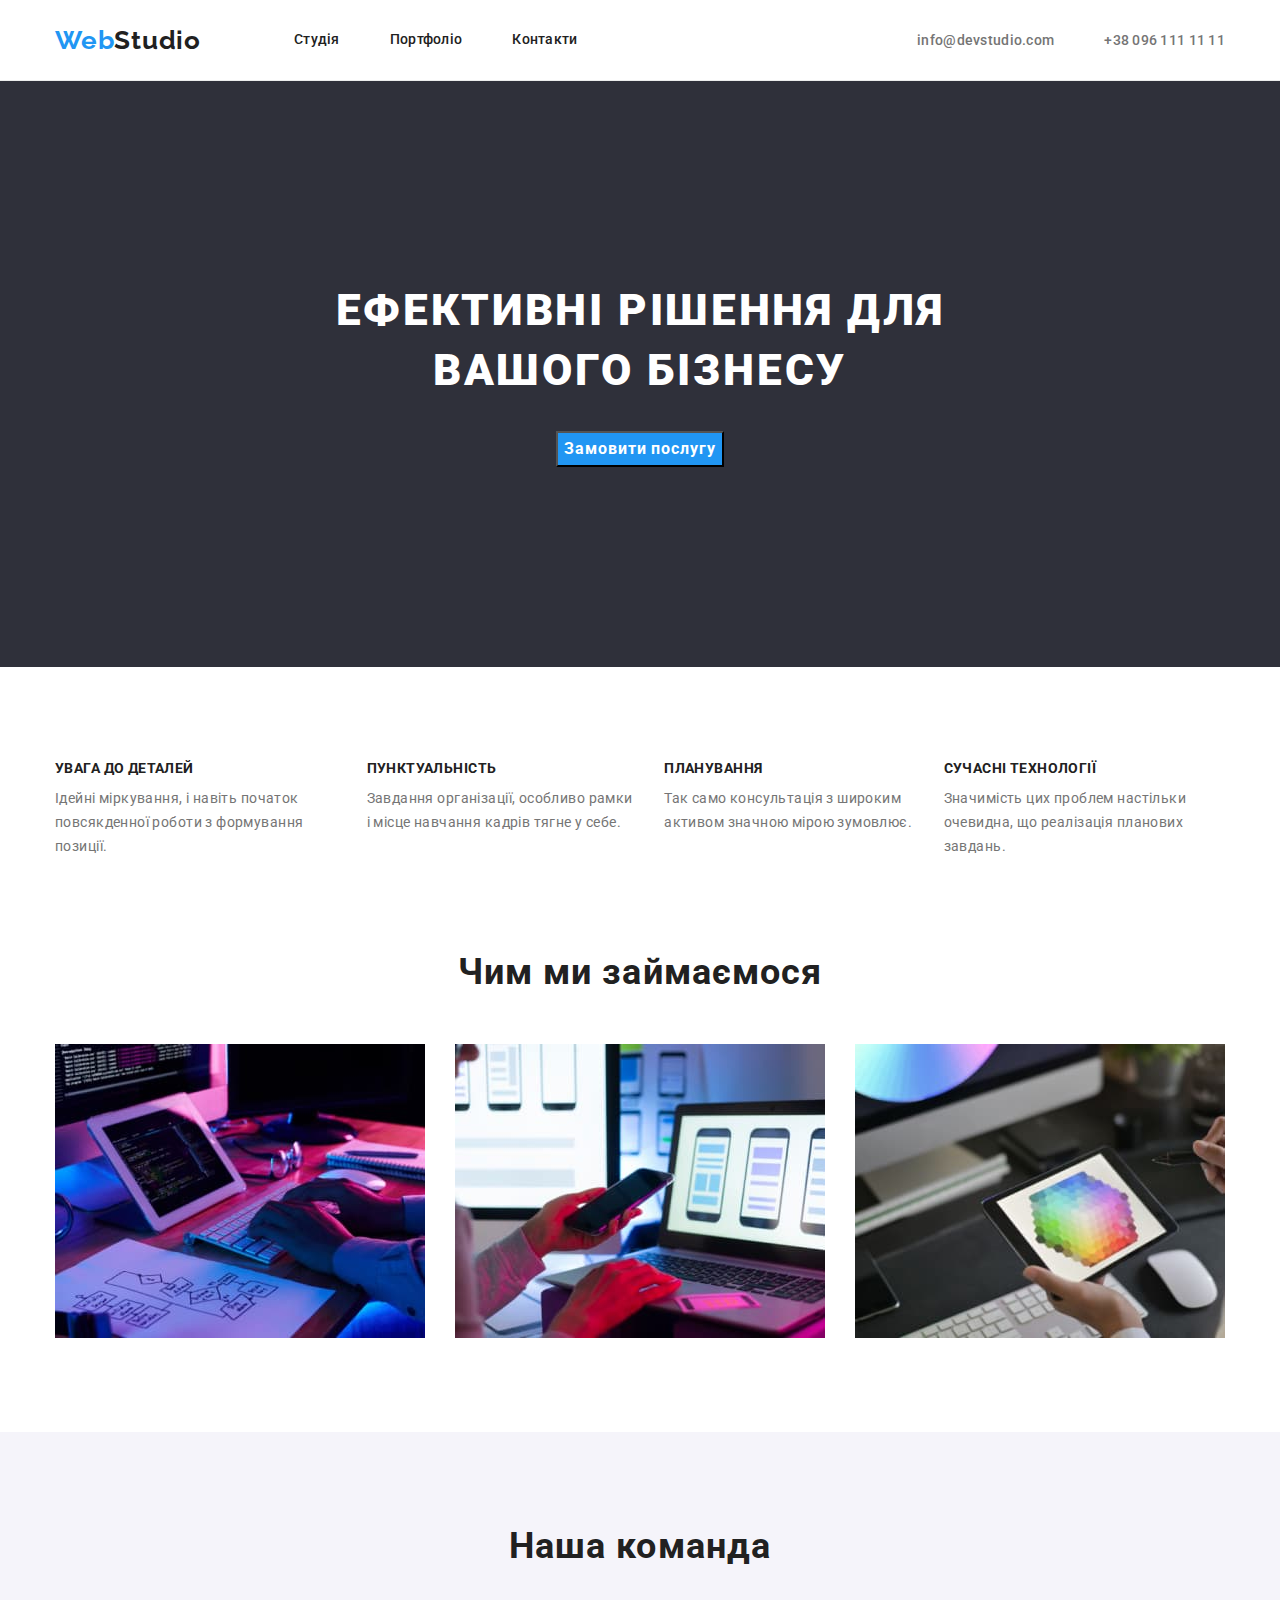
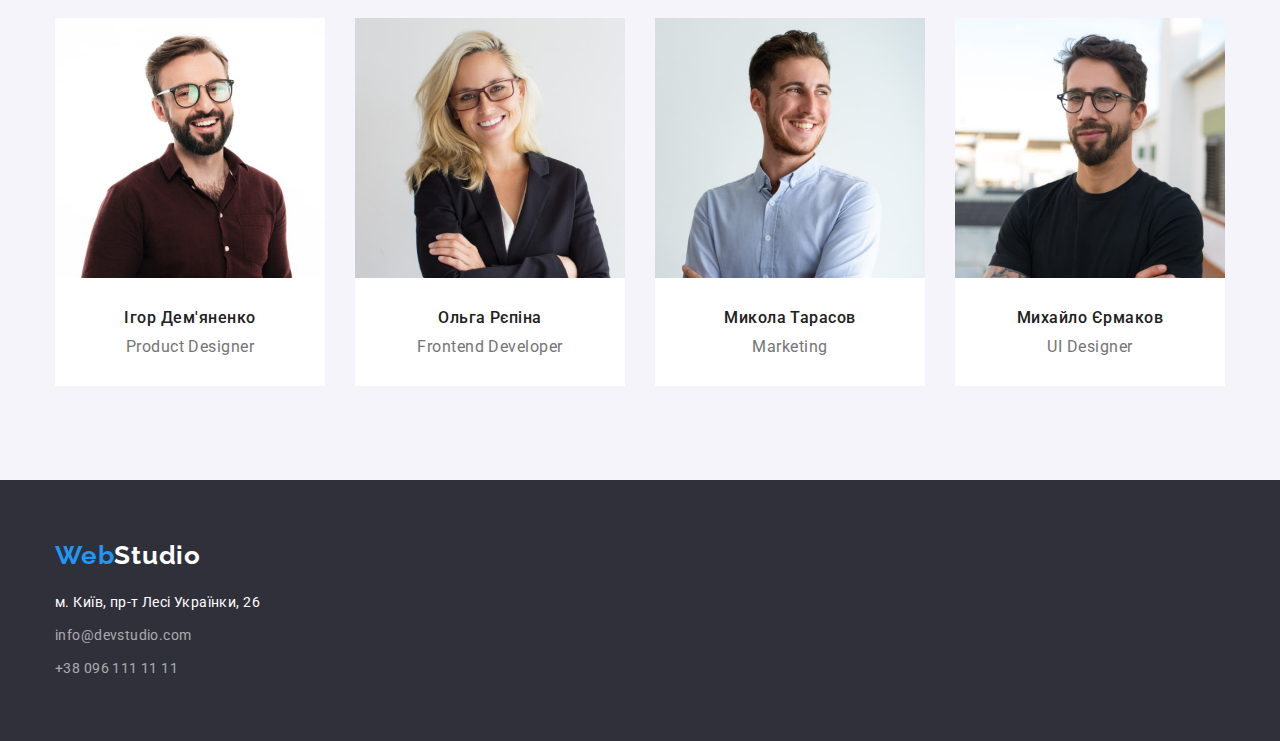
<file: index.html>
<!doctype html>
<html lang="en">
<head>
    <meta charset="UTF-8">
    <meta http-equiv="X-UA-Compatible" content="IE=edge">
    <meta name="viewport" content="width=device-width, initial-scale=1.0">
    <title>Document</title>
    <link href="https://fonts.googleapis.com/css2?family=Raleway:wght@700&family=Roboto:wght@400;500;700;900&display=swap" rel="stylesheet">
    <link rel="stylesheet" href="https://cdnjs.cloudflare.com/ajax/libs/modern-normalize/1.0.0/modern-normalize.min.css"/>
    <link rel="stylesheet" href="./css/styles.css" />
</head>
<body>

  <header class="header-class">
    <div class="container page-head-container">
        <nav class="page-navigation">
          <a class="logo" href=""><spa class="accent">Web</spa>Studio</a>
            <ul class="site-nav list">
              <li><a class="link site-nav-link" href="">Студія</a></li>
              <li><a class="link site-nav-link" href="./portfolio.html">Портфоліо</a></li>
              <li><a class="link site-nav-link" href="">Контакти</a></li>
            </ul>
        </nav>
        <ul class="contacts-item list">
              <li><a class="contact mail-head" href="mailto:info@devstudio.com">info@devstudio.com</a></li>
              <li><a class="contact phone-head" href="tel:+380961111111">+38 096 111 11 11</a></li>
        </ul>
    </div>
  </header>

  <main>
    <section class="hat section-hat">
      <div class="container">
        <h1 class="hat-title">Ефективні рішення для вашого бізнесу</h1>
        <button class="button-hat" type="button">Замовити послугу</button>
      </div>
    </section>
    
    
    <section class="section">
      <div class="container">
        <h2 class="hidden-title">Наші переваги</h2>
        <ul class="list specialty-list">
            <li>
                <h3 class="specialty-title">УВАГА ДО ДЕТАЛЕЙ</h3>
                <p class="specialty-paragraph">Ідейні міркування, і навіть початок повсякденної роботи з формування позиції.</p>
            </li>
            <li>
                <h3 class="specialty-title">ПУНКТУАЛЬНІСТЬ</h3>
                <p class="specialty-paragraph">Завдання організації, особливо рамки і місце навчання кадрів тягне у себе.</p>
            </li>
            <li>
                <h3 class="specialty-title">ПЛАНУВАННЯ</h3>
                <p class="specialty-paragraph">Так само консультація з широким активом значною мірою зумовлює.</p>
            </li>
            <li>
                <h3 class="specialty-title">СУЧАСНІ ТЕХНОЛОГІЇ</h3>
                <p class="specialty-paragraph">Значимість цих проблем настільки очевидна, що реалізація планових завдань.</p>
            </li>
        </ul>
      </div>
    </section>
  
  <section class="section section-benefits">
    <div class="container">
        <h2 class="activity">Чим ми займаємося</h2>
        <ul class="activity-list list">
            <li><img src="./images/img1.jpg" alt="Ноутбук" width="370"></li>
            <li><img src="./images/img2.jpg" alt="Телефон" width="370"></li>
            <li><img src="./images/img3.jpg" alt="Планшет" width="370"></li>
        </ul>
    </div>
  </section>
    
  <section class="workers section">
    <div class="container">
        <h2 class="team">Наша команда</h2>
        <ul class="list team-list">
            <li>
                <img src="./images/img7.jpg" alt="Чоловік" width="270">
                <div class="team-container">
                  <h3 class="team-title">Ігор Дем'яненко</h3>
                  <p class="team-paragraph">Product Designer</p>
                </div>
            </li>
            <li>
                <img src="./images/img4.jpg" alt="Жінка" width="270">
                <div class="team-container">
                  <h3 class="team-title" >Ольга Рєпіна</h3>
                  <p class="team-paragraph">Frontend Developer</p>
                </div>
            </li>
            <li>
                <img src="./images/img5.jpg" alt="Чоловік" width="270">
                <div class="team-container">
                  <h3 class="team-title">Микола Тарасов</h3>
                  <p class="team-paragraph">Marketing</p>
                </div>
            </li>
            <li>
                <img src="./images/img6.jpg" alt="Чоловік" width="270">
                <div class="team-container">
                  <h3 class="team-title">Михайло Єрмаков</h3>
                  <p class="team-paragraph">UI Designer</p>
                </div>
            </li>
        </ul>
    </div> 
  </section>
  </main>

  <footer class="basement">
    <div class="container basement-container">
        <a class="basement-logo" href=""><spa class="accent">Web</spa>Studio</a>
      <address>
        <ul class="list">
          <li class="basement-adr-li"><a class="basement-adress" href="https://www.google.com.ua/maps/place/%D0%B1%D1%83%D0%BB.+%D0%9B%D0%B5%D1%81%D0%B8+%D0%A3%D0%BA%D1%80%D0%B0%D0%B8%D0%BD%D0%BA%D0%B8,+26,+%D0%9A%D0%B8%D0%B5%D0%B2,+02000">м. Київ, пр-т Лесі Українки, 26</a></li>
          <li class="basement-cont-li"><a class="basement-contact-mail" href="mailto:info@devstudio.com">info@devstudio.com</a></li>
          <li><a class="basement-contact" href="tel:+380961111111">+38 096 111 11 11</a></li>
        </ul>
      </address>
    </div>
  </footer>
</body>
</html>
</file>
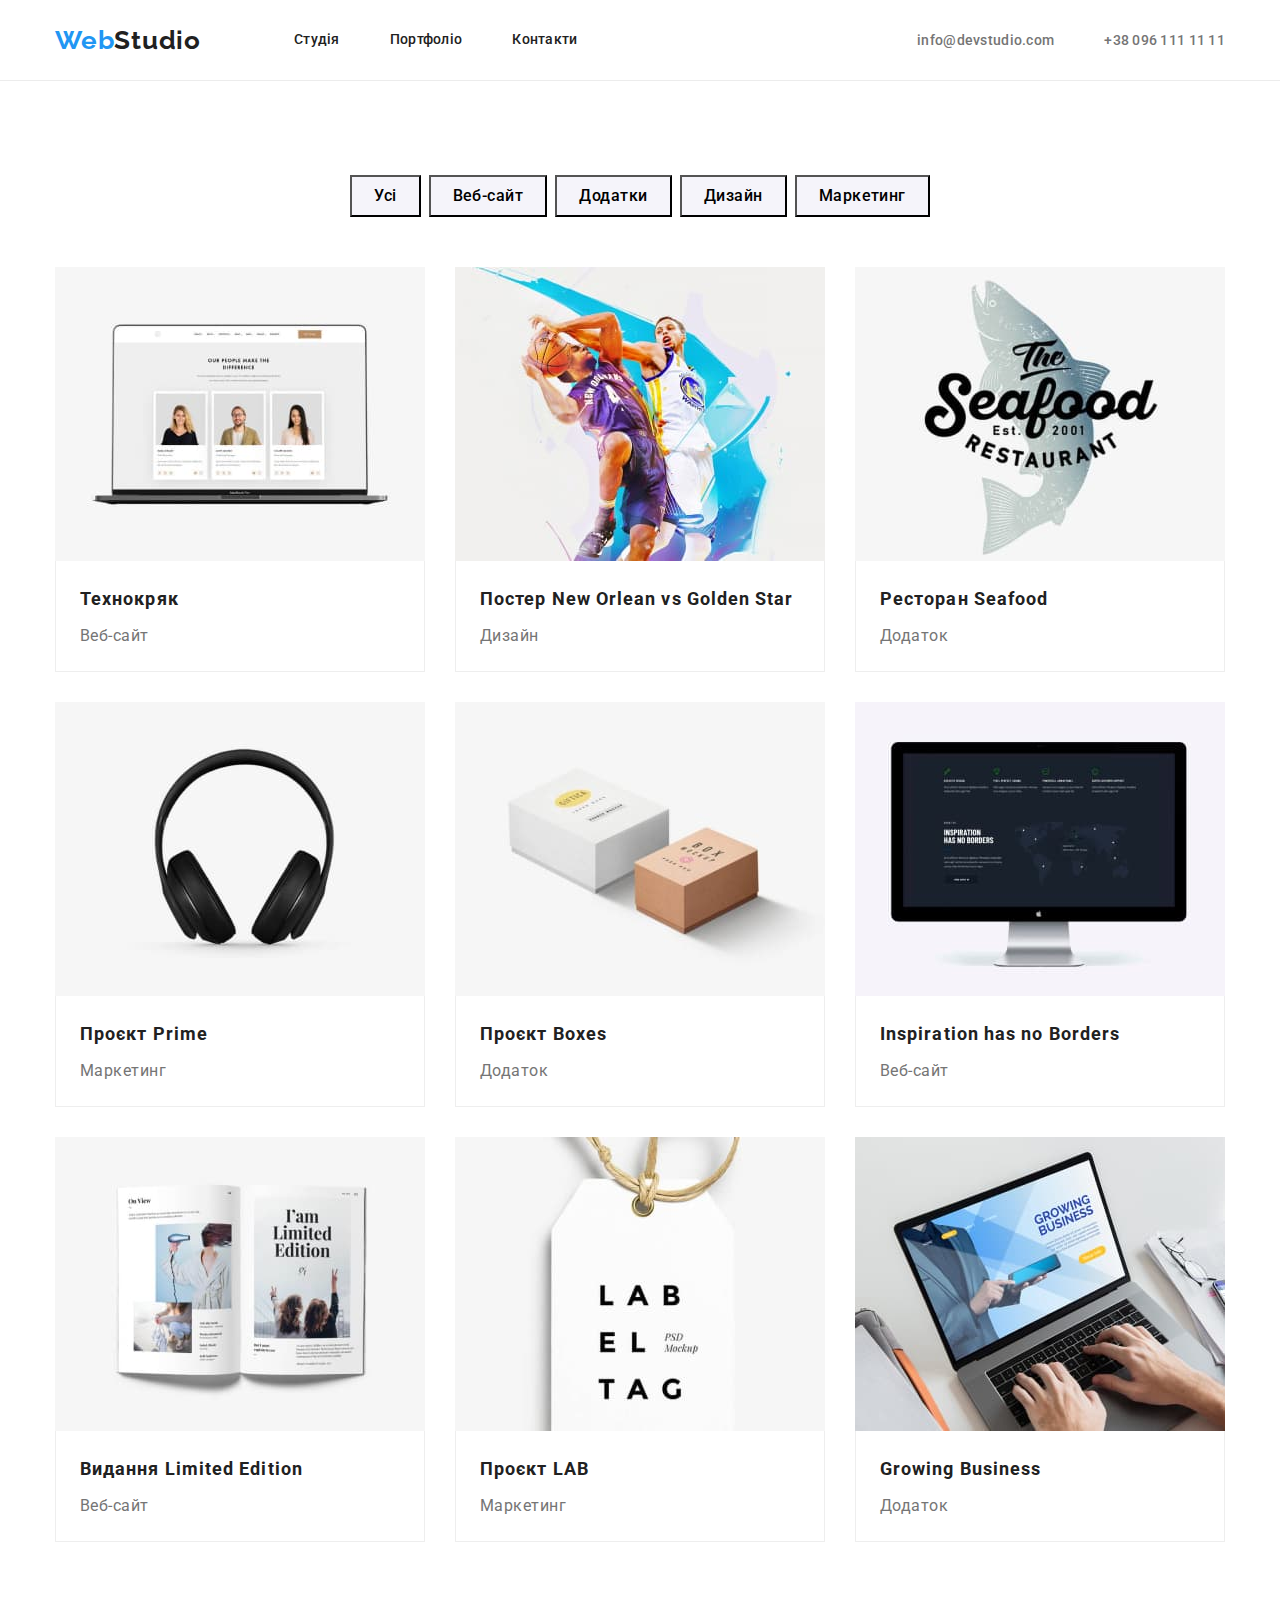
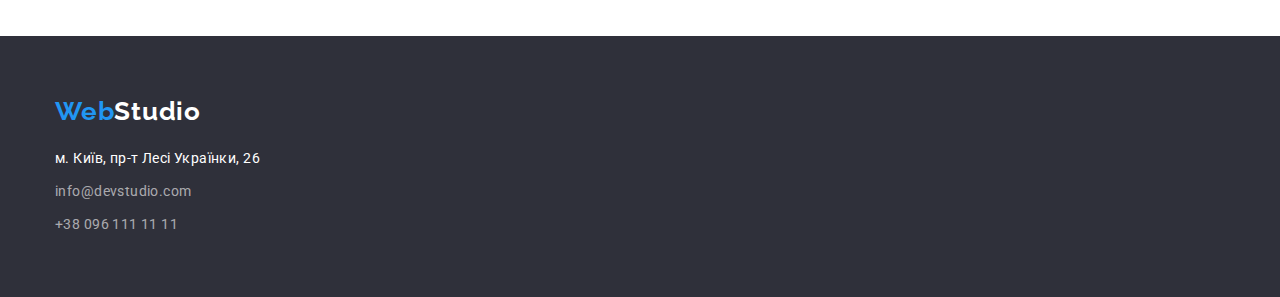
<file: portfolio.html>
<!doctype html>
<html lang="en">
<head>
    <meta charset="UTF-8">
    <meta http-equiv="X-UA-Compatible" content="IE=edge">
    <meta name="viewport" content="width=device-width, initial-scale=1.0">
    <title>Document</title>
    <link href="https://fonts.googleapis.com/css2?family=Raleway:wght@700&family=Roboto:wght@400;500;700;900&display=swap" rel="stylesheet">
    <link rel="stylesheet" href="https://cdnjs.cloudflare.com/ajax/libs/modern-normalize/1.0.0/modern-normalize.min.css"/>
    <link rel="stylesheet" href="./css/styles.css" />
</head>
<body>

  <header class="header-class">
    <div class="container page-head-container">
        <nav class="page-navigation">
          <a class="logo" href=""><spa class="accent">Web</spa>Studio</a>
            <ul class="site-nav list">
              <li><a class="link site-nav-link" href="./index.html">Студія</a></li>
              <li><a class="link site-nav-link" href="">Портфоліо</a></li>
              <li><a class="link site-nav-link" href="">Контакти</a></li>
            </ul>
        </nav>
        <ul class="contacts-item list">
              <li><a class="contact mail-head" href="mailto:info@devstudio.com">info@devstudio.com</a></li>
              <li><a class="contact phone-head" href="tel:+380961111111">+38 096 111 11 11</a></li>
        </ul>
    </div>
  </header>

  <main>
    <section class="project section">
      <div class="container">
        <h1 class="hidden-title">Проєкти</h1>
        <ul class="list navigation-list">
            <li><button class="button-link" type="button">Усі</button></li>
            <li><button class="button-link" type="button">Веб-сайт</button></li>
            <li><button class="button-link" type="button">Додатки</button></li>
            <li><button class="button-link" type="button">Дизайн</button></li>
            <li><button class="button-link" type="button">Маркетинг</button></li>
        </ul>
        <ul class="list project-list">
          <li>
            <img src="./images/tech.jpg" alt="Технокряк" width="370">
            <div class="project-container">
              <h2 class="project-title">Технокряк</h2>
              <p class="project-paragraph">Веб-сайт</p>
            </div>
          </li>
          <li>
            <img src="./images/poster.jpg" alt="Постер" width="370">
            <div class="project-container">
              <h2 class="project-title">Постер New Orlean vs Golden Star</h2>
              <p class="project-paragraph">Дизайн</p>
            </div>
          </li>
          <li>
            <img src="./images/restoran.jpg" alt="Ресторан" width="370">
            <div class="project-container">
              <h2 class="project-title">Ресторан Seafood</h2>
              <p class="project-paragraph">Додаток </p>
            </div>
          </li>
          <li>
            <img src="./images/prime.jpg" alt="Навушники" width="370">
            <div class="project-container">
              <h2 class="project-title">Проєкт Prime</h2>
              <p class="project-paragraph">Маркетинг</p>
            </div>
          </li>
          <li>
            <img src="./images/boxes.jpg" alt="Коробка" width="370">
            <div class="project-container">
              <h2 class="project-title">Проєкт Boxes</h2>
              <p class="project-paragraph">Додаток </p>
            </div>
          </li>
          <li>
            <img src="./images/inspiration.jpg" alt="Монітор" width="370">
            <div class="project-container">
              <h2 class="project-title">Inspiration has no Borders</h2>
              <p class="project-paragraph">Веб-сайт </p>
            </div>
          </li>
            <li>
            <img src="./images/edition.jpg" alt="Видання" width="370">
            <div class="project-container">
              <h2 class="project-title">Видання Limited Edition</h2>
              <p class="project-paragraph">Веб-сайт</p>
            </div>
          </li>
          <li>
            <img src="./images/lab.jpg" alt="Проєкт" width="370">
            <div class="project-container">
              <h2 class="project-title">Проєкт LAB</h2>
              <p class="project-paragraph">Маркетинг</p>
            </div>
          </li>
          <li>
            <img src="./images/growing.jpg" alt="Ноутбук" width="370">
            <div class="project-container">
              <h2 class="project-title">Growing Business</h2>
              <p class="project-paragraph">Додаток</p>
            </div>
          </li>
        </ul>
      </div>
    </section>
  </main>

  <footer class="basement">
    <div class="container basement-container">
      <a class="basement-logo" href=""><spa class="accent">Web</spa>Studio</a>
    <address>
      <ul class="list">
        <li class="basement-adr-li"><a class="basement-adress" href="https://www.google.com.ua/maps/place/%D0%B1%D1%83%D0%BB.+%D0%9B%D0%B5%D1%81%D0%B8+%D0%A3%D0%BA%D1%80%D0%B0%D0%B8%D0%BD%D0%BA%D0%B8,+26,+%D0%9A%D0%B8%D0%B5%D0%B2,+02000">м. Київ, пр-т Лесі Українки, 26</a></li>
        <li class="basement-cont-li"><a class="basement-contact-mail" href="mailto:info@devstudio.com">info@devstudio.com</a></li>
        <li><a class="basement-contact" href="tel:+380961111111">+38 096 111 11 11</a></li>
      </ul>
    </address>
  </div>
  </footer>
</body>
</html>
</file>
<file: css/styles.css>
:root {
--primary-text-color: #212121;
--paragraph-text-color: #757575;
--accent-color: #2196F3;
--title-text-color: #FFFFFF;
--background-basic-color: #FFFFFF;
--secondary-background-color: #2F303A;
--button-background-color: #F5F4FA;  
--basement-contact-color: rgba(255, 255, 255, 0.6);
}

body {
    background-color: var(--background-basic-color);
    color: var(--primary-text-color);
    font-family: Roboto, sans-serif;
}

.header-class {
    border-bottom: 1px solid #ECECEC;   /*добавить вар*/
}

h1,
h2,
h3,
p {
    margin-top: 0;
    margin-bottom: 0;
}

ul, ol {
    margin-top: 0;
    margin-bottom: 0;
    padding-left: 0;
}

img {
    display: block;
    max-width: 100%;
    height: auto;
}
.container {
    width: 1200px;
    margin-left: auto;
    margin-right: auto;
    padding-left: 15px;
    padding-right: 15px;
  
}

.hidden-title {
    /* display: none; */
    position: absolute;
    width: 1px;
    height: 1px;
    margin: -1px;
    border: 0;
    padding: 0;
    
    white-space: nowrap;
    clip-path: inset(100%);
    clip: rect(0 0 0 0);
    overflow: hidden;
}

.page-head-container {
 display: flex;
 align-items: center;
 justify-content: space-between;
 /* padding-top: 32px;
 padding-bottom: 32px; */
}

.navigation-list {
    display: flex;
    align-items: center;
    justify-content: center;
    column-gap: 8px;
    margin-bottom: 50px;
}

.project-list{
    display: flex;
    align-items: center;
    flex-wrap: wrap;
    column-gap: 30px;
    row-gap: 30px;
}

.project-container {
    background-color: var(--background-basic-color);
    padding-top: 20px;
    padding-bottom: 20px;
    padding-left: 24px;
    padding-right: 24px;
    border: 1px solid #EEEEEE;
    border-top: none;
}

/* .basement-container{
 padding-top: 60px;
 padding-bottom: 60px;
} */

.specialty-list {
 display: flex;
 align-items: center;
 justify-content: center;
 align-items: flex-start;
 column-gap: 30px;
}

.team-container {
    
    background-color: var(--background-basic-color);
    padding-top: 30px;
    padding-bottom: 30px;
}

.activity-list {
 display: flex;
 align-items: center;
 column-gap: 30px;
 
}

.team-list {
    display: flex;
    align-items: center;
    column-gap: 30px;
   }

.page-navigation{
    display: flex;
    align-items: center;
    
}
.section {
    padding-top: 94px;
    padding-bottom: 94px;
}

.section-benefits {
    padding-top: 0px;
    padding-bottom: 94px;
}

.section-hat {
    padding-top: 200px;
    padding-bottom: 200px;
}

.list {
    list-style: none;
}

/* .menu {
    display: flex;
    align-items: center;
    column-gap: 50px;
} */

.site-nav{
    display: flex;
    align-items: center;
    column-gap: 50px;
}

.contacts-item {
    display: flex;
    align-items: center;
    column-gap: 50px;
}

/* .mail-head {
    margin-left: 344px;
} */

.link:hover, 
.link:focus {
    color: var(--accent-color);
}

.contact:hover, 
.contact:focus {
    color: var(--accent-color);
}

.basement-link:hover, 
.basement-link:focus {
    color: var(--accent-color);
}

.button-link:hover,
.button-link:focus{
    color: var(--title-text-color);
    background-color: var(--accent-color);
}

.basement-adress:hover, 
.basement-adress:focus {
    color: var(--accent-color);
}

.basement-contact:hover, 
.basement-contact:focus {
    color: var(--accent-color);
}

.button-link {
    cursor: pointer;
    font-family: inherit;
    font-weight: 500;
    background-color: var(--button-background-color);
    letter-spacing: 0.03em;
    line-height: 1.63;
    padding-top: 6px;
    padding-bottom: 6px;
    padding-left: 22px;
    padding-right: 22px;
}

.button-hat {
    cursor: pointer;
    font-family: inherit;
    font-weight: 700;
    font-size: 16px;
    line-height: 1.88;
    color: var(--title-text-color);
    background-color: var(--accent-color);
    letter-spacing: 0.06em;
}

.hat-title {
    color:var(--title-text-color);
    font-weight: 900;
    font-size: 44px;
    line-height: 1.36;
    letter-spacing: 0.06em;
    text-transform: uppercase;
    margin-bottom: 30px;
    width: 700px;
    margin-left: auto;
    margin-right: auto;
}

.specialty-title {
    font-weight: 700;
    font-size: 14px;
    line-height: 1.14;
    letter-spacing: 0.03em;
    margin-bottom: 10px;
}


.specialty-paragraph {
    font-size: 14px;
    line-height: 1.71;
    color: var(--paragraph-text-color);
    letter-spacing: 0.03em;
    
}

.activity {
    font-weight: 700;
    font-size: 36px;
    line-height: 1.16;
    letter-spacing: 0.03em;
    margin-bottom: 50px;
    text-align: center;
}

/* навигация по шапке */

.link {
    font-weight: 500;
    font-size: 14px;
    line-height: 1.14;
    color: var(--primary-text-color);
    letter-spacing: 0.02em;
    font-style: normal;
    text-decoration: none;
}

.site-nav-link {
    padding-top: 32px;
    padding-bottom: 32px;
    display: block;
}

/* контакты шапка*/
.contact {
    font-weight: 500;
    font-size: 14px;
    line-height: 1.14;
    color: var(--paragraph-text-color);
    letter-spacing: 0.02em;
    text-decoration: none;
}

/* контакты подвал */
.basement-adress {
    font-size: 14px;
    line-height: 1.71;
    color: var(--title-text-color);
    letter-spacing: 0.03em;
    font-style: normal;
    text-decoration: none;
    display: inline-block;
}

.basement-adr-li{
    margin-bottom: 9px;
}

.basement-contact-mail {
    font-size: 14px;
    line-height: 1.71;
    color: var(--basement-contact-color);
    letter-spacing: 0.03em;
    font-style: normal;
    text-decoration: none;
    display: inline-block;
}

.basement-cont-li{
    margin-bottom: 9px;
}

.basement-contact {
    font-size: 14px;
    line-height: 1.71;
    color: var(--basement-contact-color);
    letter-spacing: 0.03em;
    font-style: normal;
    text-decoration: none;
}

.team {
    font-weight: 700;
    font-size: 36px;
    line-height: 1.16;
    letter-spacing: 0.03em;
    margin-bottom: 50px;
    text-align: center;
}

.team-title {
    font-weight: 500;
    font-size: 16px;
    line-height: 1.19;
    letter-spacing: 0.03em;
    text-align: center;
    margin-bottom: 10px;
}

.team-paragraph {
    font-size: 16px;
    line-height: 1.19;
    color: var(--paragraph-text-color);
    letter-spacing: 0.03em;
    text-align: center;
}

.project-title {
    font-weight: 700;
    font-size: 18px;
    line-height: 2;
    letter-spacing: 0.06em;
    margin-bottom: 4px;
}


.project-paragraph {
    font-size: 16px;
    line-height: 1.88;
    color: var(--paragraph-text-color);
    letter-spacing: 0.03em;
   
}

.logo {
    font-weight: 700;
    font-size: 26px;
    text-decoration: none;
    letter-spacing: 0.03em;
    color: var(--primary-text-color);
    line-height: 1.19;
    font-family: 'Raleway';
    margin-right: 93px;
}

.basement-logo {
    font-weight: 700;
    font-size: 26px;
    letter-spacing: 0.03em;
    line-height: 1.19;
    font-family: 'Raleway';
    text-decoration: none;
    color: var(--title-text-color);
    margin-bottom: 20px;
    display: inline-block;
}
.accent {
    font-weight: 700;
    font-size: 26px;
    color: var(--accent-color);
    line-height: 1.19;
    letter-spacing: 0.03em;
    font-family: 'Raleway';
    text-decoration: none;
}

.hat {
    background-color: var(--secondary-background-color);
    text-align: center;
}

.workers {
    background-color: var(--button-background-color);
} 

.basement {
    background-color: var(--secondary-background-color);
    padding-top: 60px;
    padding-bottom: 60px;
}
</file>
